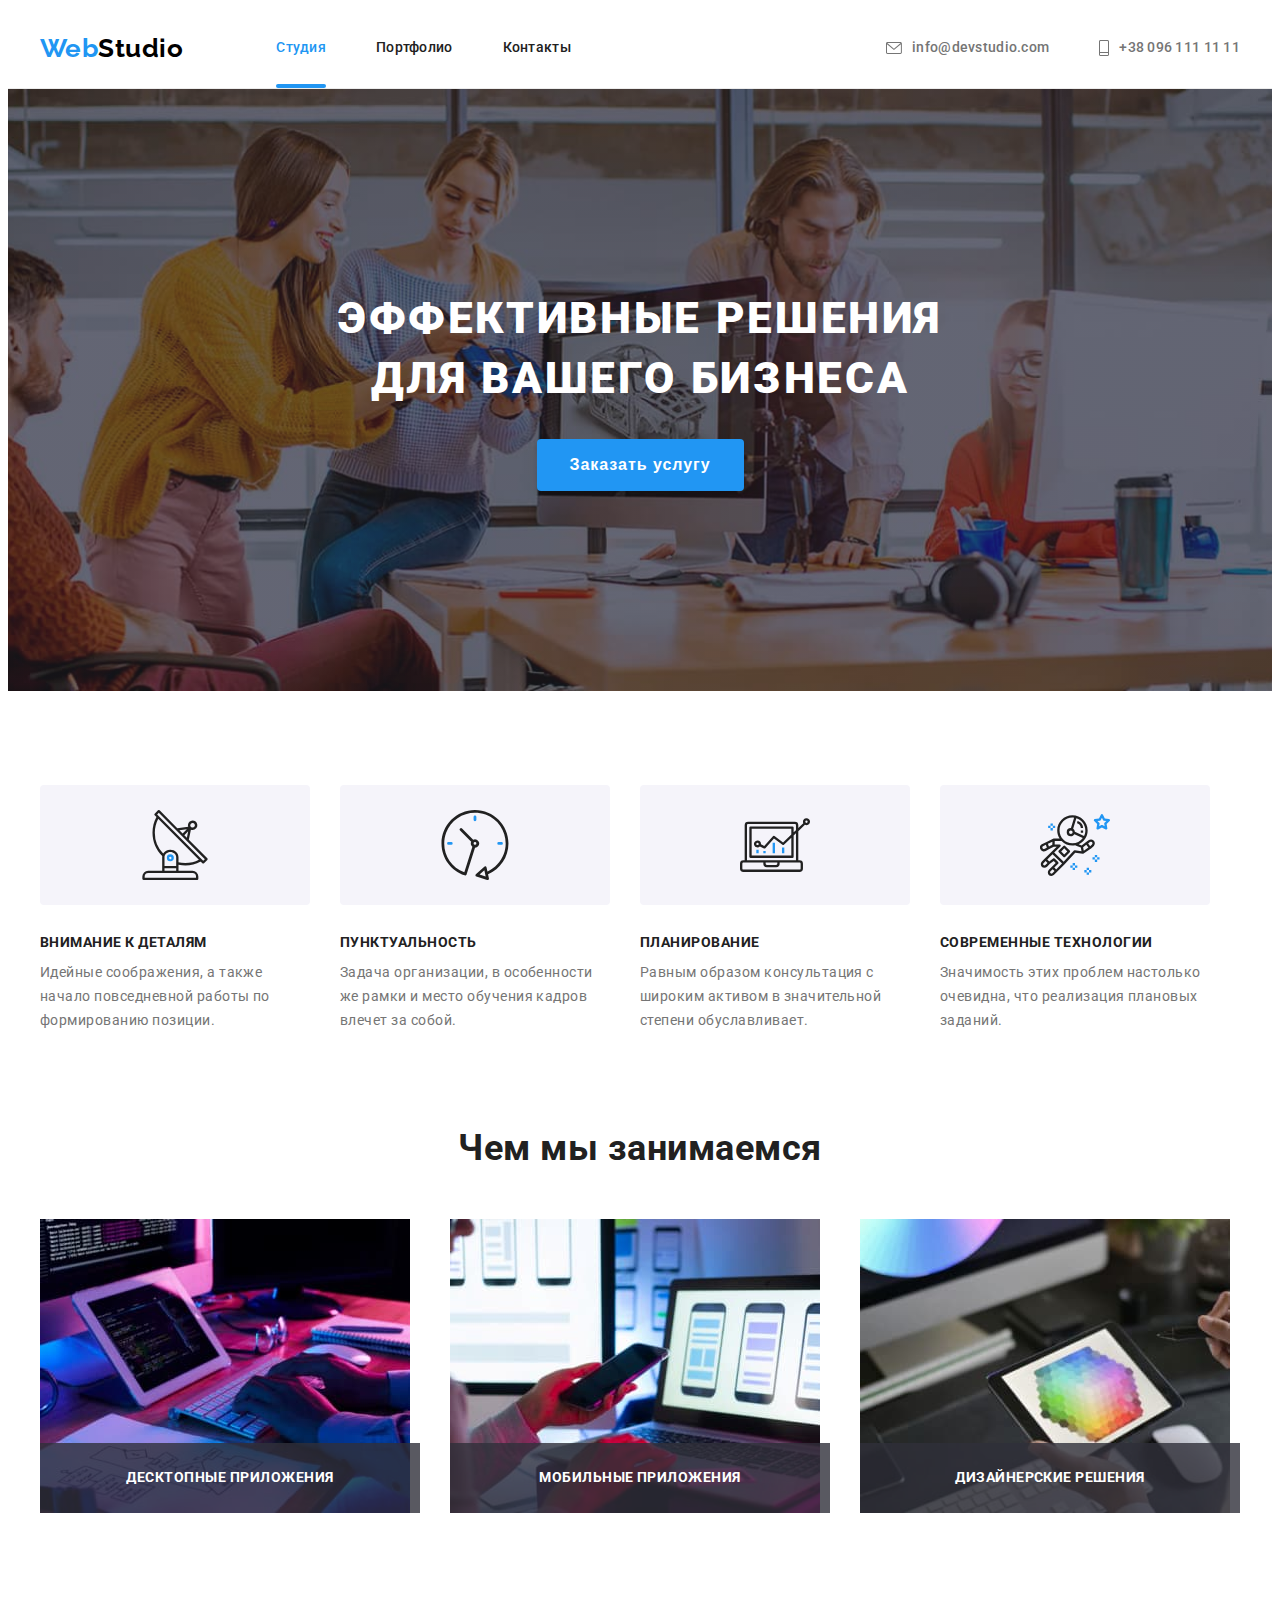
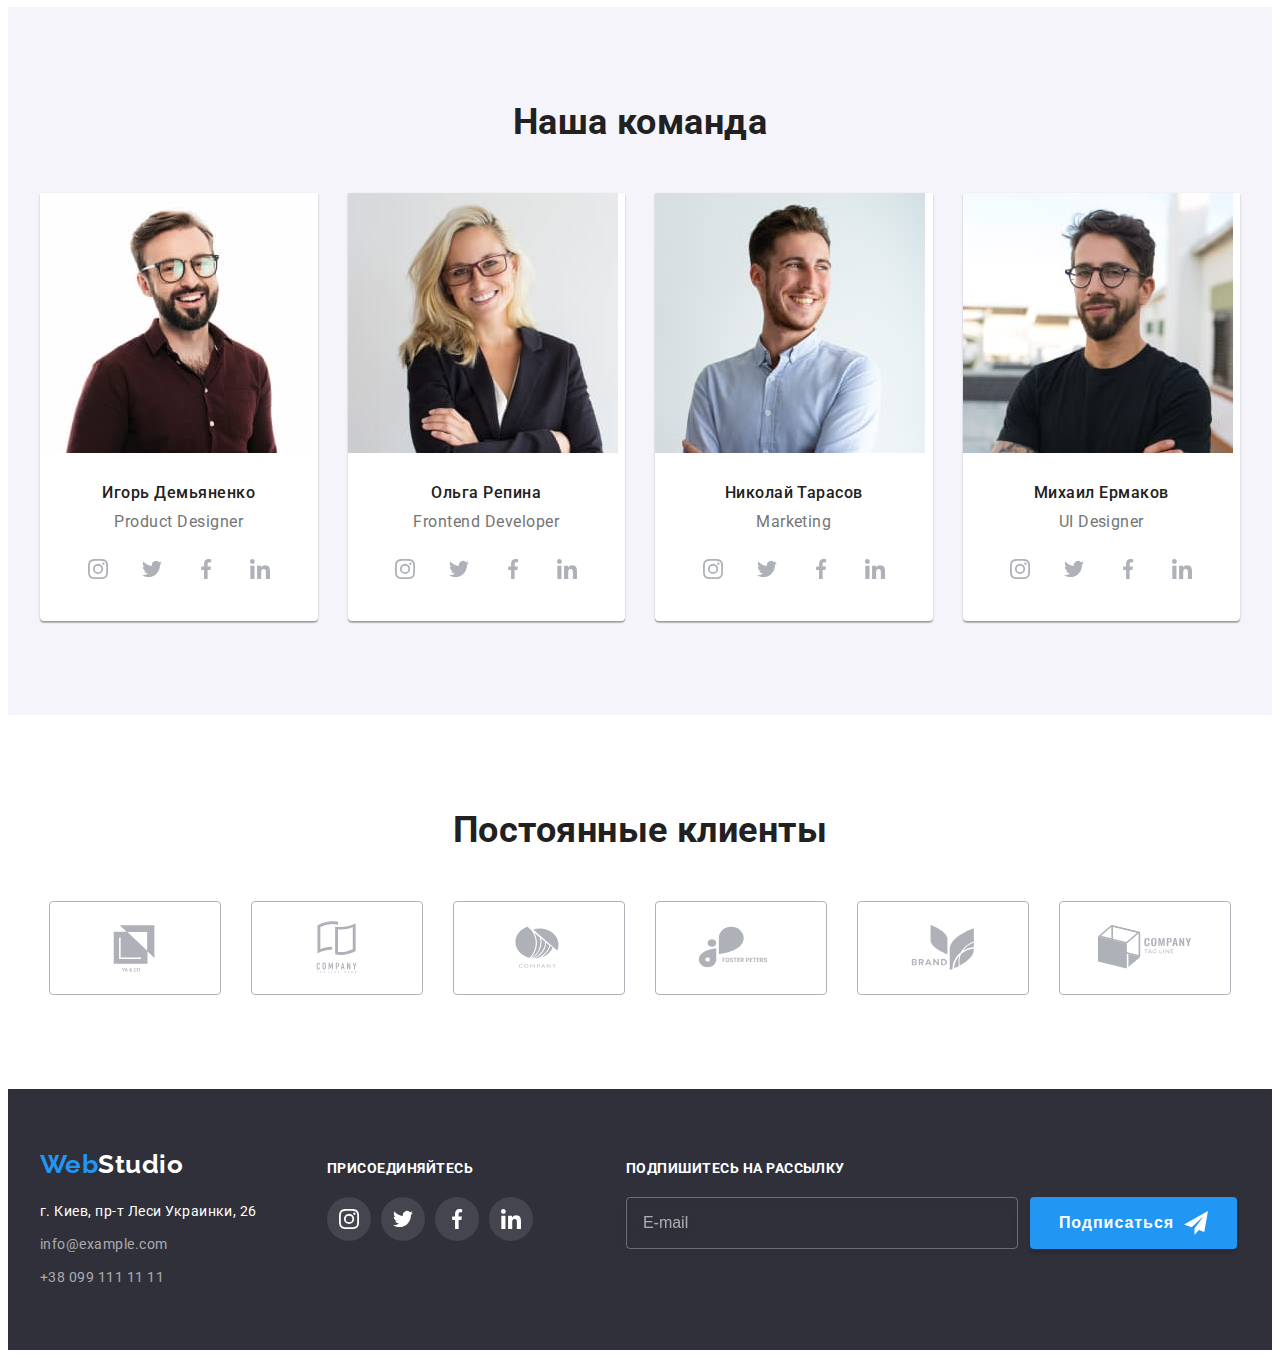
<file: index.html>
<!DOCTYPE html>
<html lang="ru">
  <head>
    <meta charset="UTF-8" />
    <meta http-equiv="X-UA-Compatible" content="IE=edge" />
    <meta name="viewport" content="width=device-width, initial-scale=1.0" />
    <title>Веб-студия</title>
    <link rel="preconnect" href="https://fonts.gstatic.com" />
    <link
      href="https://fonts.googleapis.com/css2?family=Raleway:wght@700&family=Roboto:wght@400;500;700;900&display=swap"
      rel="stylesheet"
    />
    <link
      rel="stylesheet"
      href="https://cdnjs.cloudflare.com/ajax/libs/modern-normalize/1.0.0/modern-normalize.min.css"
      integrity="sha512-ISS7cAi1PEhQ8jnbJpJZMd29NlhNj4AWYyLOSp2CE/CsHxTCu+r+t0D2yoJudVrd0/8fTVPUVDzY5Tvli75u/g=="
      crossorigin="anonymous"
    />
    <link rel="stylesheet" href="./css/styles.css" />
  </head>
  <body>
    <!-- HEADER -->
    <header class="header">
      <div class="container header-container">
        <nav class="navigation">
          <a class="logo-link header-logo link" lang="en" href="./index.html"
            >Web<span class="header-logo-decor">Studio</span></a
          >
          <ul class="menu list">
            <li class="menu-item">
              <a class="menu-link link current-page-item" href="./index.html">Студия</a>
            </li>
            <li class="menu-item">
              <a class="menu-link link" href="./portfolio.html">Портфолио</a>
            </li>
            <li class="menu-item">
              <a class="menu-link link" href="">Контакты</a>
            </li>
          </ul>
        </nav>
        <ul class="contacts-list list">
          <li class="contacts-item">
            <a class="contacts-link link" href="mailto:info@devstudio.com">
              <svg class="contacts-icon" width="16" height="12">
                <use href="./images/icons.svg#icon-envelope"></use>
              </svg>
              info@devstudio.com</a
            >
          </li>
          <li class="contacts-item">
            <a class="contacts-link link" href="tel:+380961111111">
              <svg class="contacts-icon" width="10" height="16">
                <use href="./images/icons.svg#icon-phone"></use>
              </svg>
              +38 096 111 11 11</a
            >
          </li>
        </ul>
      </div>
    </header>
    <main>
      <!-- HERO -->
      <section class="hero">
        <div class="container">
          <h1 class="hero-title">Эффективные решения для вашего бизнеса</h1>
          <button class="modal-btn" type="button" data-modal-open>Заказать услугу</button>
        </div>
      </section>
      <!-- ADVANTAGES -->
      <section class="advantages section">
        <div class="container">
          <h2 class="title visually-hidden">Преимущества студии</h2>
          <ul class="advantages-list list">
            <li class="advantages-list-item">
              <div class="advantages-icon-container">
                <svg width="70" height="70">
                  <use href="./images/icons.svg#icon-antenna"></use>
                </svg>
              </div>
              <h3 class="advantages-list-item-title">Внимание к деталям</h3>
              <p class="advantages-list-item-description">
                Идейные соображения, а также начало повседневной работы по формированию позиции.
              </p>
            </li>
            <li class="advantages-list-item">
              <div class="advantages-icon-container">
                <svg width="70" height="70">
                  <use href="./images/icons.svg#icon-clock"></use>
                </svg>
              </div>
              <h3 class="advantages-list-item-title">Пунктуальность</h3>
              <p class="advantages-list-item-description">
                Задача организации, в особенности же рамки и место обучения кадров влечет за собой.
              </p>
            </li>
            <li class="advantages-list-item">
              <div class="advantages-icon-container">
                <svg width="70" height="70">
                  <use href="./images/icons.svg#icon-diagram"></use>
                </svg>
              </div>
              <h3 class="advantages-list-item-title">Планирование</h3>
              <p class="advantages-list-item-description">
                Равным образом консультация с широким активом в значительной степени обуславливает.
              </p>
            </li>
            <li class="advantages-list-item">
              <div class="advantages-icon-container">
                <svg width="70" height="70">
                  <use href="./images/icons.svg#icon-astronaut"></use>
                </svg>
              </div>
              <h3 class="advantages-list-item-title">Современные технологии</h3>
              <p class="advantages-list-item-description">
                Значимость этих проблем настолько очевидна, что реализация плановых заданий.
              </p>
            </li>
          </ul>
        </div>
      </section>
      <!-- SERVICES -->
      <section class="services">
        <div class="container">
          <h2 class="title">Чем мы занимаемся</h2>
          <ul class="services-img-list list">
            <li class="services-img-list-item">
              <img
                class="services-img-list-img"
                src="./images/services/service-1.jpg"
                alt="Человек набирает программу на компьютере"
                width="370"
                height="294"
              />
              <p class="services-img-list-label">Десктопные приложения</p>
            </li>
            <li class="services-img-list-item">
              <img
                class="services-img-list-img"
                src="./images/services/service-2.jpg"
                alt="Человек смотрит на смартфон и экран ноутбука"
                width="370"
                height="294"
              />
              <p class="services-img-list-label">Мобильные приложения</p>
            </li>
            <li class="services-img-list-item">
              <img
                class="services-img-list-img"
                src="./images/services/service-3.jpg"
                alt="Человек выбирает цвет из палитры на планшете"
                width="370"
                height="294"
              />
              <p class="services-img-list-label">Дизайнерские решения</p>
            </li>
          </ul>
        </div>
      </section>
      <!-- TEAM -->
      <section class="team section">
        <div class="container">
          <h2 class="title">Наша команда</h2>
          <ul class="team-list list">
            <li class="team-list-item">
              <div class="team-list-item-container">
                <div class="team-list-item-thumb">
                  <img
                    class="team-list-item-img"
                    src="./images/team/igor.jpg"
                    alt="Игорь Демьяненко"
                    width="270"
                    height="260"
                  />
                </div>
                <div class="team-list-item-content">
                  <h3 class="team-list-item-title">Игорь Демьяненко</h3>
                  <p class="team-list-item-description" lang="en">Product Designer</p>
                  <ul class="social-list list">
                    <li class="social-list-item">
                      <a class="social-list-link social-links-light-theme link" href="">
                        <svg class="social-list-icon" width="20" height="20">
                          <use href="./images/icons.svg#icon-instagram"></use>
                        </svg>
                      </a>
                    </li>
                    <li class="social-list-item">
                      <a class="social-list-link social-links-light-theme link" href="">
                        <svg class="social-list-icon" width="20" height="20">
                          <use href="./images/icons.svg#icon-twitter"></use>
                        </svg>
                      </a>
                    </li>
                    <li class="social-list-item">
                      <a class="social-list-link social-links-light-theme link" href="">
                        <svg class="social-list-icon" width="20" height="20">
                          <use href="./images/icons.svg#icon-facebook"></use>
                        </svg>
                      </a>
                    </li>
                    <li class="social-list-item">
                      <a class="social-list-link social-links-light-theme link" href="">
                        <svg class="social-list-icon" width="20" height="20">
                          <use href="./images/icons.svg#icon-linkedin"></use>
                        </svg>
                      </a>
                    </li>
                  </ul>
                </div>
              </div>
            </li>
            <li class="team-list-item">
              <div class="team-list-item-container">
                <div class="team-list-item-thumb">
                  <img
                    class="team-list-item-img"
                    src="./images/team/olga.jpg"
                    alt="Ольга Репина"
                    width="270"
                    height="260"
                  />
                </div>
                <div class="team-list-item-content">
                  <h3 class="team-list-item-title">Ольга Репина</h3>
                  <p class="team-list-item-description" lang="en">Frontend Developer</p>
                  <ul class="social-list list">
                    <li class="social-list-item">
                      <a class="social-list-link social-links-light-theme link" href="">
                        <svg class="social-list-icon" width="20" height="20">
                          <use href="./images/icons.svg#icon-instagram"></use>
                        </svg>
                      </a>
                    </li>
                    <li class="social-list-item">
                      <a class="social-list-link social-links-light-theme link" href="">
                        <svg class="social-list-icon" width="20" height="20">
                          <use href="./images/icons.svg#icon-twitter"></use>
                        </svg>
                      </a>
                    </li>
                    <li class="social-list-item">
                      <a class="social-list-link social-links-light-theme link" href="">
                        <svg class="social-list-icon" width="20" height="20">
                          <use href="./images/icons.svg#icon-facebook"></use>
                        </svg>
                      </a>
                    </li>
                    <li class="social-list-item">
                      <a class="social-list-link social-links-light-theme link" href="">
                        <svg class="social-list-icon" width="20" height="20">
                          <use href="./images/icons.svg#icon-linkedin"></use>
                        </svg>
                      </a>
                    </li>
                  </ul>
                </div>
              </div>
            </li>
            <li class="team-list-item">
              <div class="team-list-item-container">
                <div class="team-list-item-thumb">
                  <img
                    class="team-list-item-img"
                    src="./images/team/nikolai.jpg"
                    alt="Николай Тарасов"
                    width="270"
                    height="260"
                  />
                </div>
                <div class="team-list-item-content">
                  <h3 class="team-list-item-title">Николай Тарасов</h3>
                  <p class="team-list-item-description" lang="en">Marketing</p>
                  <ul class="social-list list">
                    <li class="social-list-item">
                      <a class="social-list-link social-links-light-theme link" href="">
                        <svg class="social-list-icon" width="20" height="20">
                          <use href="./images/icons.svg#icon-instagram"></use>
                        </svg>
                      </a>
                    </li>
                    <li class="social-list-item">
                      <a class="social-list-link social-links-light-theme link" href="">
                        <svg class="social-list-icon" width="20" height="20">
                          <use href="./images/icons.svg#icon-twitter"></use>
                        </svg>
                      </a>
                    </li>
                    <li class="social-list-item">
                      <a class="social-list-link social-links-light-theme link" href="">
                        <svg class="social-list-icon" width="20" height="20">
                          <use href="./images/icons.svg#icon-facebook"></use>
                        </svg>
                      </a>
                    </li>
                    <li class="social-list-item">
                      <a class="social-list-link social-links-light-theme link" href="">
                        <svg class="social-list-icon" width="20" height="20">
                          <use href="./images/icons.svg#icon-linkedin"></use>
                        </svg>
                      </a>
                    </li>
                  </ul>
                </div>
              </div>
            </li>
            <li class="team-list-item">
              <div class="team-list-item-container">
                <div class="team-list-item-thumb">
                  <img
                    class="team-list-item-img"
                    src="./images/team/mikhail.jpg"
                    alt="Михаил Ермаков"
                    width="270"
                    height="260"
                  />
                </div>
                <div class="team-list-item-content">
                  <h3 class="team-list-item-title">Михаил Ермаков</h3>
                  <p class="team-list-item-description" lang="en">UI Designer</p>
                  <ul class="social-list list">
                    <li class="social-list-item">
                      <a class="social-list-link social-links-light-theme link" href="">
                        <svg class="social-list-icon" width="20" height="20">
                          <use href="./images/icons.svg#icon-instagram"></use>
                        </svg>
                      </a>
                    </li>
                    <li class="social-list-item">
                      <a class="social-list-link social-links-light-theme link" href="">
                        <svg class="social-list-icon" width="20" height="20">
                          <use href="./images/icons.svg#icon-twitter"></use>
                        </svg>
                      </a>
                    </li>
                    <li class="social-list-item">
                      <a class="social-list-link social-links-light-theme link" href="">
                        <svg class="social-list-icon" width="20" height="20">
                          <use href="./images/icons.svg#icon-facebook"></use>
                        </svg>
                      </a>
                    </li>
                    <li class="social-list-item">
                      <a class="social-list-link social-links-light-theme link" href="">
                        <svg class="social-list-icon" width="20" height="20">
                          <use href="./images/icons.svg#icon-linkedin"></use>
                        </svg>
                      </a>
                    </li>
                  </ul>
                </div>
              </div>
            </li>
          </ul>
        </div>
      </section>
      <!-- CLIENTS -->
      <section class="clients section">
        <div class="container">
          <h2 class="title">Постоянные клиенты</h2>
          <ul class="clients-list list">
            <li class="clients-list-item">
              <a href="" class="clients-list-link link">
                <svg class="clients-list-icon" width="106" height="60">
                  <use href="./images/icons.svg#icon-logo1"></use>
                </svg>
              </a>
            </li>
            <li class="clients-list-item">
              <a href="" class="clients-list-link link">
                <svg class="clients-list-icon" width="106" height="60">
                  <use href="./images/icons.svg#icon-logo2"></use>
                </svg>
              </a>
            </li>
            <li class="clients-list-item">
              <a href="" class="clients-list-link link">
                <svg class="clients-list-icon" width="106" height="60">
                  <use href="./images/icons.svg#icon-logo3"></use>
                </svg>
              </a>
            </li>
            <li class="clients-list-item">
              <a href="" class="clients-list-link link">
                <svg class="clients-list-icon" width="106" height="60">
                  <use href="./images/icons.svg#icon-logo4"></use>
                </svg>
              </a>
            </li>
            <li class="clients-list-item">
              <a href="" class="clients-list-link link">
                <svg class="clients-list-icon" width="106" height="60">
                  <use href="./images/icons.svg#icon-logo5"></use>
                </svg>
              </a>
            </li>
            <li class="clients-list-item">
              <a href="" class="clients-list-link link">
                <svg class="clients-list-icon" width="106" height="60">
                  <use href="./images/icons.svg#icon-logo6"></use>
                </svg>
              </a>
            </li>
          </ul>
        </div>
      </section>
    </main>
    <!-- FOOTER -->
    <footer class="footer">
      <div class="container">
        <div class="footer-container">
          <div class="address-container">
            <a class="logo-link footer-logo link" lang="en" href="./index.html"
              >Web<span class="footer-logo-decor">Studio</span></a
            >
            <address class="address">
              <ul class="address-contacts-list list">
                <li class="address-contacts-list-item">
                  <a
                    class="address-postal-link link"
                    href="https://goo.gl/maps/wizfUWT5925E2VPB9"
                    target="_blank"
                    rel="noopener noreferrer"
                    >г. Киев, пр-т Леси Украинки, 26</a
                  >
                </li>
                <li class="address-contacts-list-item">
                  <a class="address-mail-link link" href="mailto:info@example.com"
                    >info@example.com</a
                  >
                </li>
                <li class="address-contacts-list-item">
                  <a class="address-tel-link link" href="tel:+380991111111">+38 099 111 11 11</a>
                </li>
              </ul>
            </address>
          </div>
          <div class="social-links-container">
            <p class="social-links-caption">Присоединяйтесь</p>
            <ul class="social-list list">
              <li class="social-list-item">
                <a class="social-list-link social-links-dark-theme link" href="">
                  <svg class="social-list-icon" width="20" height="20">
                    <use href="./images/icons.svg#icon-instagram"></use>
                  </svg>
                </a>
              </li>
              <li class="social-list-item">
                <a class="social-list-link social-links-dark-theme link" href="">
                  <svg class="social-list-icon" width="20" height="20">
                    <use href="./images/icons.svg#icon-twitter"></use>
                  </svg>
                </a>
              </li>
              <li class="social-list-item">
                <a class="social-list-link social-links-dark-theme link" href="">
                  <svg class="social-list-icon" width="20" height="20">
                    <use href="./images/icons.svg#icon-facebook"></use>
                  </svg>
                </a>
              </li>
              <li class="social-list-item">
                <a class="social-list-link social-links-dark-theme link" href="">
                  <svg class="social-list-icon" width="20" height="20">
                    <use href="./images/icons.svg#icon-linkedin"></use>
                  </svg>
                </a>
              </li>
            </ul>
          </div>
          <div class="subscription-form-container">
            <p class="subscription-form-head">Подпишитесь на рассылку</p>
            <form action="#" class="subscription-form">
              <label class="subscription-form-field">
                <input
                  type="email"
                  name="user-email"
                  class="subscription-form-input"
                  placeholder="E-mail"
                  required
                />
              </label>
              <button type="submit" class="subscription-btn">
                Подписаться
                <svg class="subscription-icon" width="24" height="24">
                  <use href="./images/icons.svg#icon-send"></use>
                </svg>
              </button>
            </form>
          </div>
        </div>
      </div>
    </footer>
    <!-- MODAL WINDOW -->
    <div class="backdrop is-hidden" data-modal>
      <div class="modal">
        <button type="button" class="modal-close-btn" data-modal-close>
          <svg class="modal-close-icon" width="18" height="18">
            <use href="./images/icons.svg#icon-close"></use>
          </svg>
        </button>
        <form action="#" class="modal-form">
          <p class="modal-form-head">Оставьте свои данные, мы вам перезвоним</p>
          <label class="modal-form-field">
            Имя
            <span class="modal-form-input-wrapper">
              <input type="text" name="user-name" class="modal-form-input" minlength="2" required />
              <svg class="modal-form-icon" width="18" height="18">
                <use href="./images/icons.svg#icon-name"></use>
              </svg>
            </span>
          </label>
          <label class="modal-form-field">
            Телефон
            <span class="modal-form-input-wrapper">
              <input
                type="tel"
                name="user-phone"
                class="modal-form-input"
                required
                pattern="[0-9]{3}-[0-9]{3}-[0-9]{2}-[0-9]{2}"
              />
              <svg class="modal-form-icon" width="18" height="18">
                <use href="./images/icons.svg#icon-phone2"></use>
              </svg>
            </span>
          </label>
          <label class="modal-form-field">
            Почта
            <span class="modal-form-input-wrapper">
              <input type="email" name="user-email" class="modal-form-input" required />
              <svg class="modal-form-icon" width="18" height="18">
                <use href="./images/icons.svg#icon-email"></use>
              </svg>
            </span>
          </label>
          <label class="modal-form-field">
            Комментарий
            <textarea
              name="user-message"
              class="modal-form-comment"
              placeholder="Введите текст"
            ></textarea>
          </label>
          <input
            type="checkbox"
            name="user-policy"
            class="modal-form-checkbox visually-hidden"
            id="checkbox-policy"
            required
          />
          <label for="checkbox-policy" class="modal-form-checkbox-policy">
            <span class="checkbox-icon-wrapper">
              <svg class="checkbox-icon" width="16" height="15">
                <use href="./images/icons.svg#icon-checkbox"></use>
              </svg> </span
            >Соглашаюсь с рассылкой и принимаю
            <a class="modal-form-policy-link" href="">Условия договора</a>
          </label>
          <button type="submit" class="modal-form-btn">Отправить</button>
        </form>
      </div>
    </div>
    <script src="./js/modal.js"></script>
  </body>
</html>
</file>
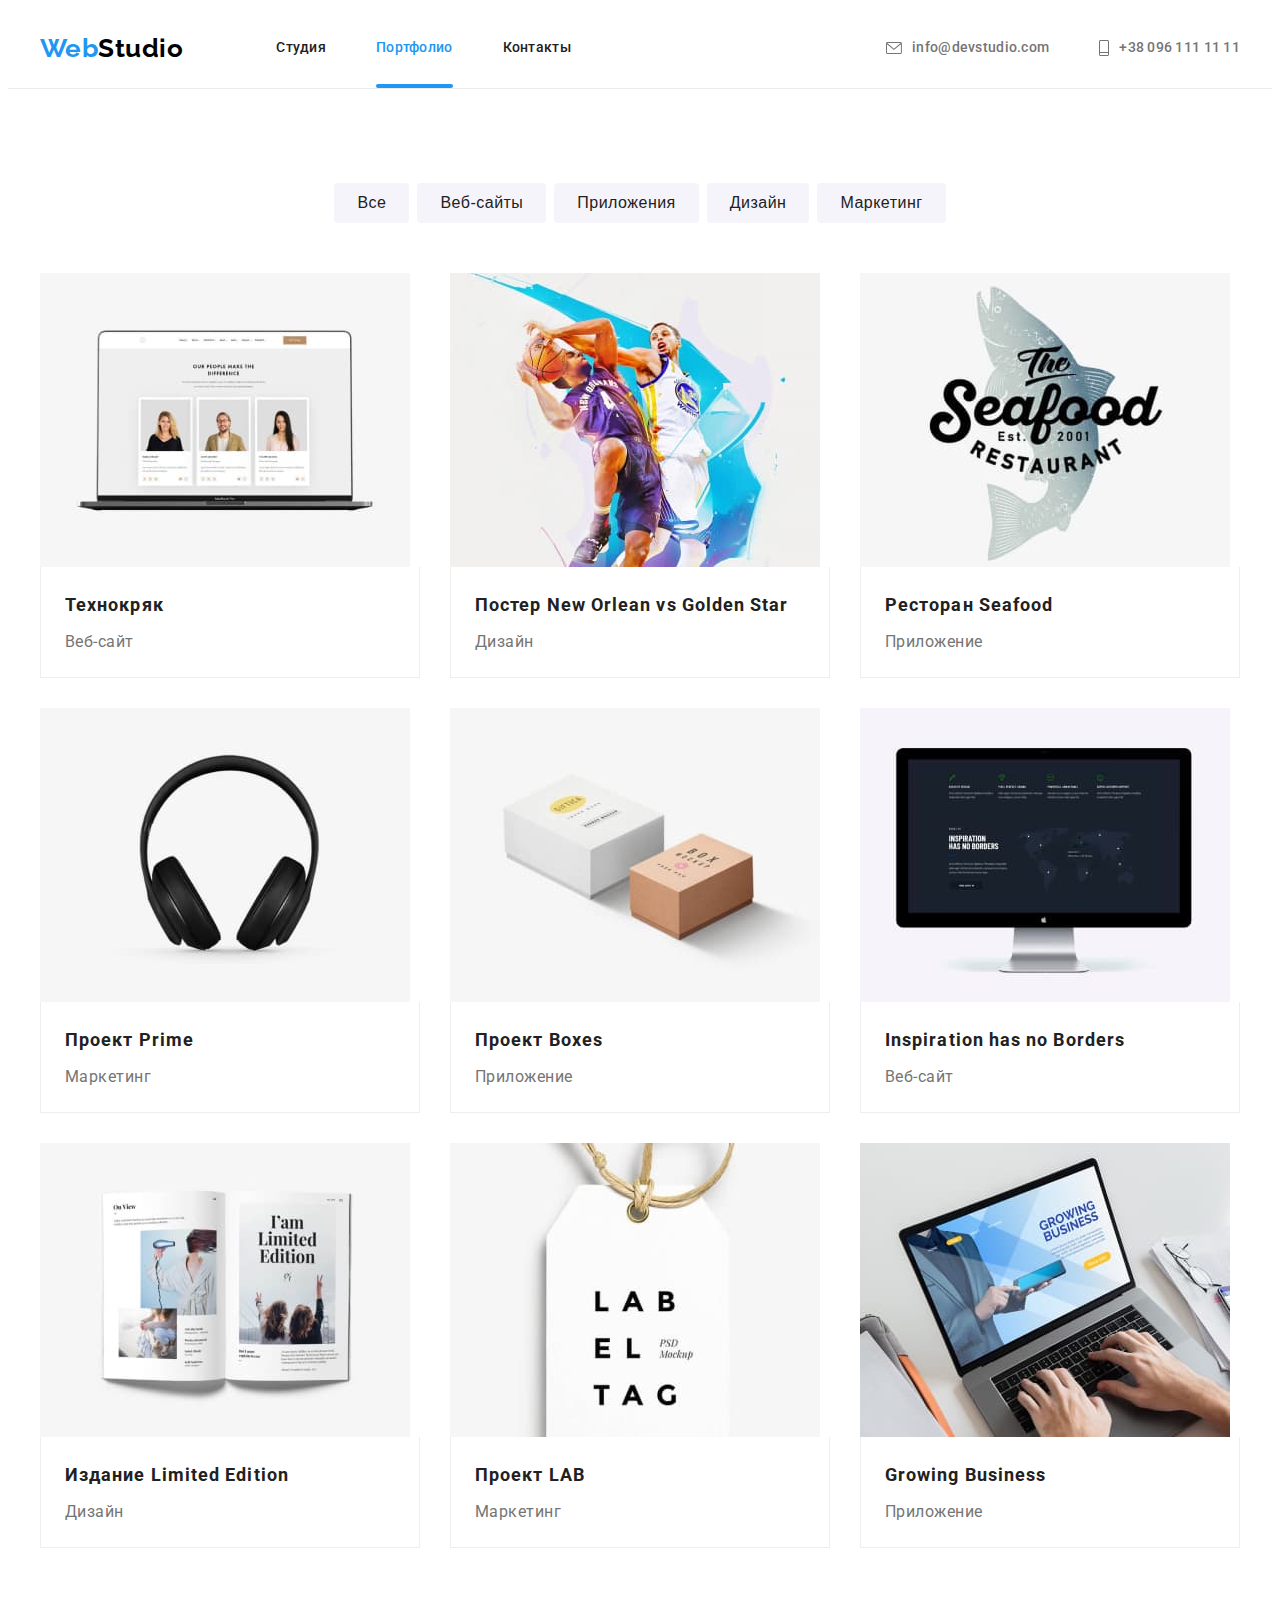
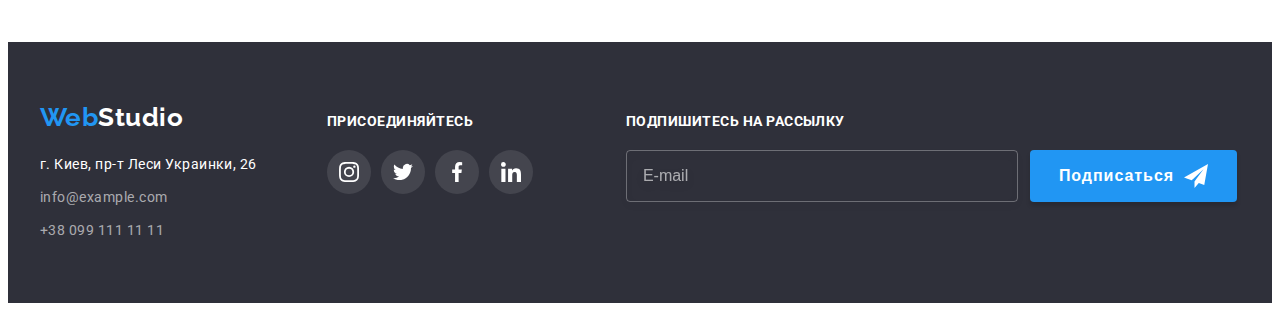
<file: portfolio.html>
<!DOCTYPE html>
<html lang="ru">
  <head>
    <meta charset="UTF-8" />
    <meta http-equiv="X-UA-Compatible" content="IE=edge" />
    <meta name="viewport" content="width=device-width, initial-scale=1.0" />
    <title>Портфолио | Веб-студия</title>
    <link rel="preconnect" href="https://fonts.gstatic.com" />
    <link
      href="https://fonts.googleapis.com/css2?family=Raleway:wght@700&family=Roboto:wght@400;500;700;900&display=swap"
      rel="stylesheet"
    />
    <link
      rel="stylesheet"
      href="https://cdnjs.cloudflare.com/ajax/libs/modern-normalize/1.0.0/modern-normalize.min.css"
      integrity="sha512-ISS7cAi1PEhQ8jnbJpJZMd29NlhNj4AWYyLOSp2CE/CsHxTCu+r+t0D2yoJudVrd0/8fTVPUVDzY5Tvli75u/g=="
      crossorigin="anonymous"
    />
    <link rel="stylesheet" href="./css/styles.css" />
  </head>
  <body>
    <!-- HEADER -->
    <header class="header">
      <div class="container header-container">
        <nav class="navigation">
          <a class="logo-link header-logo link" lang="en" href="./index.html"
            >Web<span class="header-logo-decor">Studio</span></a
          >
          <ul class="menu list">
            <li class="menu-item">
              <a class="menu-link link" href="./index.html">Студия</a>
            </li>
            <li class="menu-item">
              <a class="menu-link link current-page-item" href="./portfolio.html">Портфолио</a>
            </li>
            <li class="menu-item">
              <a class="menu-link link" href="">Контакты</a>
            </li>
          </ul>
        </nav>
        <ul class="contacts-list list">
          <li class="contacts-item">
            <a class="contacts-link link" href="mailto:info@devstudio.com">
              <svg class="contacts-icon" width="16" height="12">
                <use href="./images/icons.svg#icon-envelope"></use>
              </svg>
              info@devstudio.com</a
            >
          </li>
          <li class="contacts-item">
            <a class="contacts-link link" href="tel:+380961111111">
              <svg class="contacts-icon" width="10" height="16">
                <use href="./images/icons.svg#icon-phone"></use>
              </svg>
              +38 096 111 11 11</a
            >
          </li>
        </ul>
      </div>
    </header>
    <main>
      <!-- WORKS -->
      <section class="works section">
        <div class="container">
          <h1 class="title visually-hidden">Наши работы</h1>
          <ul class="works-filter-btn-list list">
            <li class="works-filter-btn-list-item">
              <button class="works-filter-btn" type="button">Все</button>
            </li>
            <li class="works-filter-btn-list-item">
              <button class="works-filter-btn" type="button">Веб-сайты</button>
            </li>
            <li class="works-filter-btn-list-item">
              <button class="works-filter-btn" type="button">Приложения</button>
            </li>
            <li class="works-filter-btn-list-item">
              <button class="works-filter-btn" type="button">Дизайн</button>
            </li>
            <li class="works-filter-btn-list-item">
              <button class="works-filter-btn" type="button">Маркетинг</button>
            </li>
          </ul>
          <ul class="works-list list">
            <li class="works-list-item">
              <a class="works-list-link link" href="">
                <div class="works-list-item-thumb">
                  <img
                    class="works-list-link-img"
                    src="./images/portfolio/project-1.jpg"
                    alt="Веб-сайт на мониторе ноутбука"
                    width="370"
                    height="294"
                  />
                  <p class="works-list-overlay">
                    Технокряк это современная площадка распространения коронавируса. Компании
                    используют эту платформу для цифрового шпионажа и атак на защищённые сервера
                    конкурентов.
                  </p>
                </div>
                <div class="works-list-item-content">
                  <h2 class="works-list-link-title">Технокряк</h2>
                  <p class="works-list-link-description">Веб-сайт</p>
                </div>
              </a>
            </li>
            <li class="works-list-item">
              <a class="works-list-link link" href="">
                <div class="works-list-item-thumb">
                  <img
                    class="works-list-link-img"
                    src="./images/portfolio/project-2.jpg"
                    alt="Два баскетболиста с мячом"
                    width="370"
                    height="294"
                  />
                  <p class="works-list-overlay">
                    Технокряк это современная площадка распространения коронавируса. Компании
                    используют эту платформу для цифрового шпионажа и атак на защищённые сервера
                    конкурентов.
                  </p>
                </div>
                <div class="works-list-item-content">
                  <h2 class="works-list-link-title">
                    Постер <span lang="en">New Orlean vs Golden Star</span>
                  </h2>
                  <p class="works-list-link-description">Дизайн</p>
                </div>
              </a>
            </li>
            <li class="works-list-item">
              <a class="works-list-link link" href="">
                <div class="works-list-item-thumb">
                  <img
                    class="works-list-link-img"
                    src="./images/portfolio/project-3.jpg"
                    alt="Логотип ресторана"
                    width="370"
                    height="294"
                  />
                  <p class="works-list-overlay">
                    Технокряк это современная площадка распространения коронавируса. Компании
                    используют эту платформу для цифрового шпионажа и атак на защищённые сервера
                    конкурентов.
                  </p>
                </div>
                <div class="works-list-item-content">
                  <h2 class="works-list-link-title">Ресторан <span lang="en">Seafood</span></h2>
                  <p class="works-list-link-description">Приложение</p>
                </div>
              </a>
            </li>
            <li class="works-list-item">
              <a class="works-list-link link" href="">
                <div class="works-list-item-thumb">
                  <img
                    class="works-list-link-img"
                    src="./images/portfolio/project-4.jpg"
                    alt="Наушники"
                    width="370"
                    height="294"
                  />
                  <p class="works-list-overlay">
                    Технокряк это современная площадка распространения коронавируса. Компании
                    используют эту платформу для цифрового шпионажа и атак на защищённые сервера
                    конкурентов.
                  </p>
                </div>
                <div class="works-list-item-content">
                  <h2 class="works-list-link-title">Проект <span lang="en">Prime</span></h2>
                  <p class="works-list-link-description">Маркетинг</p>
                </div>
              </a>
            </li>
            <li class="works-list-item">
              <a class="works-list-link link" href="">
                <div class="works-list-item-thumb">
                  <img
                    class="works-list-link-img"
                    src="./images/portfolio/project-5.jpg"
                    alt="Две коробки"
                    width="370"
                    height="294"
                  />
                  <p class="works-list-overlay">
                    Технокряк это современная площадка распространения коронавируса. Компании
                    используют эту платформу для цифрового шпионажа и атак на защищённые сервера
                    конкурентов.
                  </p>
                </div>
                <div class="works-list-item-content">
                  <h2 class="works-list-link-title">Проект <span lang="en">Boxes</span></h2>
                  <p class="works-list-link-description">Приложение</p>
                </div>
              </a>
            </li>
            <li class="works-list-item">
              <a class="works-list-link link" href="">
                <div class="works-list-item-thumb">
                  <img
                    class="works-list-link-img"
                    src="./images/portfolio/project-6.jpg"
                    alt="Приложение на экране монитора"
                    width="370"
                    height="294"
                  />
                  <p class="works-list-overlay">
                    Технокряк это современная площадка распространения коронавируса. Компании
                    используют эту платформу для цифрового шпионажа и атак на защищённые сервера
                    конкурентов.
                  </p>
                </div>
                <div class="works-list-item-content">
                  <h2 class="works-list-link-title" lang="en">Inspiration has no Borders</h2>
                  <p class="works-list-link-description">Веб-сайт</p>
                </div>
              </a>
            </li>
            <li class="works-list-item">
              <a class="works-list-link link" href="">
                <div class="works-list-item-thumb">
                  <img
                    class="works-list-link-img"
                    src="./images/portfolio/project-7.jpg"
                    alt="Журнал"
                    width="370"
                    height="294"
                  />
                  <p class="works-list-overlay">
                    Технокряк это современная площадка распространения коронавируса. Компании
                    используют эту платформу для цифрового шпионажа и атак на защищённые сервера
                    конкурентов.
                  </p>
                </div>
                <div class="works-list-item-content">
                  <h2 class="works-list-link-title">
                    Издание <span lang="en">Limited Edition</span>
                  </h2>
                  <p class="works-list-link-description">Дизайн</p>
                </div>
              </a>
            </li>
            <li class="works-list-item">
              <a class="works-list-link link" href="">
                <div class="works-list-item-thumb">
                  <img
                    class="works-list-link-img"
                    src="./images/portfolio/project-8.jpg"
                    alt="Лейбл"
                    width="370"
                    height="294"
                  />
                  <p class="works-list-overlay">
                    Технокряк это современная площадка распространения коронавируса. Компании
                    используют эту платформу для цифрового шпионажа и атак на защищённые сервера
                    конкурентов.
                  </p>
                </div>
                <div class="works-list-item-content">
                  <h2 class="works-list-link-title">Проект <span lang="en">LAB</span></h2>
                  <p class="works-list-link-description">Маркетинг</p>
                </div>
              </a>
            </li>
            <li class="works-list-item">
              <a class="works-list-link link" href="">
                <div class="works-list-item-thumb">
                  <img
                    class="works-list-link-img"
                    src="./images/portfolio/project-9.jpg"
                    alt="Человек набирает на клавиатуре ноутбука"
                    width="370"
                    height="294"
                  />
                  <p class="works-list-overlay">
                    Технокряк это современная площадка распространения коронавируса. Компании
                    используют эту платформу для цифрового шпионажа и атак на защищённые сервера
                    конкурентов.
                  </p>
                </div>
                <div class="works-list-item-content">
                  <h2 class="works-list-link-title" lang="en">Growing Business</h2>
                  <p class="works-list-link-description">Приложение</p>
                </div>
              </a>
            </li>
          </ul>
        </div>
      </section>
    </main>
    <!-- FOOTER -->
    <footer class="footer">
      <div class="container">
        <div class="footer-container">
          <div class="address-container">
            <a class="logo-link footer-logo link" lang="en" href="./index.html"
              >Web<span class="footer-logo-decor">Studio</span></a
            >
            <address class="address">
              <ul class="address-contacts-list list">
                <li class="address-contacts-list-item">
                  <a
                    class="address-postal-link link"
                    href="https://goo.gl/maps/wizfUWT5925E2VPB9"
                    target="_blank"
                    rel="noopener noreferrer"
                    >г. Киев, пр-т Леси Украинки, 26</a
                  >
                </li>
                <li class="address-contacts-list-item">
                  <a class="address-mail-link link" href="mailto:info@example.com"
                    >info@example.com</a
                  >
                </li>
                <li class="address-contacts-list-item">
                  <a class="address-tel-link link" href="tel:+380991111111">+38 099 111 11 11</a>
                </li>
              </ul>
            </address>
          </div>
          <div class="social-links-container">
            <p class="social-links-caption">Присоединяйтесь</p>
            <ul class="social-list list">
              <li class="social-list-item">
                <a class="social-list-link social-links-dark-theme link" href="">
                  <svg class="social-list-icon" width="20" height="20">
                    <use href="./images/icons.svg#icon-instagram"></use>
                  </svg>
                </a>
              </li>
              <li class="social-list-item">
                <a class="social-list-link social-links-dark-theme link" href="">
                  <svg class="social-list-icon" width="20" height="20">
                    <use href="./images/icons.svg#icon-twitter"></use>
                  </svg>
                </a>
              </li>
              <li class="social-list-item">
                <a class="social-list-link social-links-dark-theme link" href="">
                  <svg class="social-list-icon" width="20" height="20">
                    <use href="./images/icons.svg#icon-facebook"></use>
                  </svg>
                </a>
              </li>
              <li class="social-list-item">
                <a class="social-list-link social-links-dark-theme link" href="">
                  <svg class="social-list-icon" width="20" height="20">
                    <use href="./images/icons.svg#icon-linkedin"></use>
                  </svg>
                </a>
              </li>
            </ul>
          </div>
          <div class="subscription-form-container">
            <p class="subscription-form-head">Подпишитесь на рассылку</p>
            <form action="#" class="subscription-form">
              <label class="subscription-form-field">
                <input
                  type="email"
                  name="user-email"
                  class="subscription-form-input"
                  placeholder="E-mail"
                  required
                />
              </label>
              <button type="submit" class="subscription-btn">
                Подписаться
                <svg class="subscription-icon" width="24" height="24">
                  <use href="./images/icons.svg#icon-send"></use>
                </svg>
              </button>
            </form>
          </div>
        </div>
      </div>
    </footer>
  </body>
</html>
</file>
<file: css/styles.css>
:root {
  --main-font: 'Roboto', sans-serif;
  --secondary-font: 'Raleway', sans-serif;
  --accent-color: #2196f3;
  --primary-text-color: #212121;
  --secondary-text-color: #757575;
  --primary-white-color: #fff;
  --primary-black-color: #000;
  --card-set-gap: 30px;
  --transition-duration: 250ms;
  --transition-timing-function: cubic-bezier(0.4, 0, 0.2, 1);
}

h1,
h2,
h3,
h4,
h5,
h6,
p {
  margin-top: 0;
  margin-bottom: 0;
}

ul,
ol {
  margin-top: 0;
  margin-bottom: 0;
  padding-left: 0;
}

img {
  display: block;
  max-width: 100%;
  height: auto;
}

.list {
  list-style: none;
}

.link {
  text-decoration: none;
}

body {
  min-width: 1200px;
  font-family: var(--main-font);
  letter-spacing: 0.03em;
  color: var(--primary-text-color);
  background-color: var(--primary-white-color);
}

.container {
  width: 1200px;
  margin: 0 auto;
  padding-left: 15px;
  padding-right: 15px;
}

.section {
  padding-top: 94px;
  padding-bottom: 94px;
}

/* ============= COMPONENTS ============= */
.logo-link {
  display: block;

  font-family: var(--secondary-font);
  font-weight: 700;
  font-size: 26px;
  line-height: 1.19;
  color: var(--accent-color);
}

.menu .current-page-item {
  color: var(--accent-color);
}

.current-page-item::after {
  content: '';
  position: absolute;
  width: 100%;
  height: 4px;
  left: 0;
  bottom: 0;

  border-radius: 2px;
  background-color: var(--accent-color);
}

.modal-btn {
  display: block;
  margin: 0 auto;
  padding: 10px 32px;

  font-weight: 700;
  font-size: 16px;
  line-height: 1.88;
  letter-spacing: 0.06em;
  color: var(--primary-white-color);
  background-color: var(--accent-color);
  border: 1px solid transparent;
  border-radius: 4px;
  box-shadow: 0px 4px 4px rgba(0, 0, 0, 0.15);
  cursor: pointer;
}

.title {
  margin-bottom: 50px;

  font-size: 36px;
  line-height: 1.17;
  text-align: center;
}

.visually-hidden {
  position: absolute !important;
  clip: rect(1px 1px 1px 1px); /* IE6, IE7 */
  clip: rect(1px, 1px, 1px, 1px);
  padding: 0 !important;
  border: 0 !important;
  height: 1px !important;
  width: 1px !important;
  overflow: hidden;
}

.social-list {
  display: flex;
  justify-content: center;
}

.social-list-item:not(:last-child) {
  margin-right: 10px;
}

.social-list-link {
  display: flex;
  justify-content: center;
  align-items: center;
  width: 44px;
  height: 44px;
  border-radius: 50%;

  transition: color var(--transition-duration) var(--transition-timing-function),
    background-color var(--transition-duration) var(--transition-timing-function);
}

.social-links-light-theme {
  color: #afb1b8;
}

.social-links-dark-theme {
  background-color: rgba(255, 255, 255, 0.1);
  color: var(--primary-white-color);
}

.social-list-link:hover,
.social-list-link:focus {
  color: var(--primary-white-color);
  background-color: var(--accent-color);
}

.social-list-icon {
  fill: currentColor;
}
/* ============= END OF COMPONENTS ============= */

/* ============= HEADER ============= */
.header {
  border-bottom-width: 1px;
  border-bottom-style: solid;
  border-bottom-color: #ececec;
}

.header-container {
  display: flex;
  align-items: center;
}

.navigation {
  display: flex;
  align-items: center;
}

.header-logo {
  margin-right: 93px;
}

.header-logo-decor {
  color: var(--primary-black-color);
}

.menu {
  display: flex;
}

.menu-item {
  position: relative;
}

.menu-item:not(:last-child) {
  margin-right: 50px;
}

.menu-link {
  display: block;
  padding: 32px 0;

  font-weight: 500;
  font-size: 14px;
  line-height: 1.14;
  letter-spacing: 0.02em;
  color: inherit;

  transition: color var(--transition-duration) var(--transition-timing-function);
}

.menu-link:hover,
.menu-link:focus {
  color: var(--accent-color);
}

.contacts-list {
  display: flex;
  margin-left: auto;
}

.contacts-item:not(:last-child) {
  margin-right: 50px;
}

.contacts-link {
  display: flex;
  align-items: center;
  padding: 32px 0;

  font-weight: 500;
  font-size: 14px;
  line-height: 1.14;
  letter-spacing: 0.02em;
  color: var(--secondary-text-color);

  transition: color var(--transition-duration) var(--transition-timing-function);
}

.contacts-link:hover,
.contacts-link:focus {
  color: var(--accent-color);
}

.contacts-icon {
  margin-right: 10px;
  fill: currentColor;
}
/* ============= END OF HEADER ============= */

/* ============= HERO ============= */
.hero {
  max-width: 1600px;
  margin: 0 auto;
  padding: 200px 0;

  background-color: #c4c4c4;
  background-image: linear-gradient(rgba(47, 48, 58, 0.4), rgba(47, 48, 58, 0.4)),
    url('../images/hero/background-image.jpg');
  background-position: 50% 50%;
  background-size: cover;
  background-repeat: no-repeat;
}

.hero-title {
  max-width: 696px;
  margin: 0 auto 30px;

  font-weight: 900;
  font-size: 44px;
  line-height: 1.36;
  text-align: center;
  letter-spacing: 0.06em;
  text-transform: uppercase;
  color: var(--primary-white-color);
}
/* ============= END OF HERO ============= */

/* ============= ADVANTAGES ============= */
.advantages-list {
  display: flex;
}

.advantages-list-item {
  width: 270px;
}

.advantages-list-item:not(:last-child) {
  margin-right: 30px;
}

.advantages-icon-container {
  display: flex;
  height: 120px;
  justify-content: center;
  align-items: center;
  margin-bottom: 30px;

  background-color: #f5f4fa;
  border-radius: 4px;
}

.advantages-list-item-title {
  margin-bottom: 10px;

  font-size: 14px;
  line-height: 1.14;
  text-transform: uppercase;
}
.advantages-list-item-description {
  font-size: 14px;
  line-height: 1.71;
  color: var(--secondary-text-color);
}
/* ============= END OF ADVANTAGES ============= */

/* ============= SERVICES ============= */
.services {
  padding-top: 0;
  padding-bottom: 94px;
}

.services-img-list {
  display: flex;
  flex-wrap: wrap;
  margin-left: calc(-1 * var(--card-set-gap));
  margin-top: calc(-1 * var(--card-set-gap));
}

.services-img-list-item {
  position: relative;
  flex-basis: calc(100% / 3 - var(--card-set-gap));
  margin-left: var(--card-set-gap);
  margin-top: var(--card-set-gap);
}

.services-img-list-label {
  position: absolute;
  left: 0;
  bottom: 0;
  width: 100%;
  padding: 27px 0;

  font-weight: 700;
  font-size: 14px;
  line-height: 1.14;
  text-align: center;
  text-transform: uppercase;

  color: var(--primary-white-color);
  background-color: rgba(47, 48, 58, 0.8);
}
/* ============= END OF SERVICES ============= */

/* ============= TEAM ============= */
.team {
  background-color: #f5f4fa;
}

.team-list {
  display: flex;
  flex-wrap: wrap;
  margin-left: calc(-1 * var(--card-set-gap));
  margin-top: calc(-1 * var(--card-set-gap));
}

.team-list-item {
  flex-basis: calc(100% / 4 - var(--card-set-gap));
  margin-left: var(--card-set-gap);
  margin-top: var(--card-set-gap);
}

.team-list-item-container {
  background-color: var(--primary-white-color);
  box-shadow: 0px 1px 3px rgba(0, 0, 0, 0.12), 0px 1px 1px rgba(0, 0, 0, 0.14),
    0px 2px 1px rgba(0, 0, 0, 0.2);
  border-radius: 0px 0px 4px 4px;
  overflow: hidden;
}

.team-list-item-content {
  padding: 30px 0;
}

.team-list-item-title {
  margin-bottom: 10px;

  font-weight: 500;
  font-size: 16px;
  line-height: 1.19;
  text-align: center;
}

.team-list-item-description {
  margin-bottom: 16px;

  font-size: 16px;
  line-height: 1.19;
  text-align: center;
  color: var(--secondary-text-color);
}
/* ============= END OF TEAM ============= */

/* ============= CLIENTS ============= */
.clients-list {
  display: flex;
  justify-content: center;
}

.clients-list-item:not(:last-child) {
  margin-right: 30px;
}

.clients-list-link {
  display: flex;
  justify-content: center;
  align-items: center;
  width: 170px;
  height: 92px;

  color: #afb1b8;
  border: 1px solid #afb1b8;
  border-radius: 4px;

  transition: color var(--transition-duration) var(--transition-timing-function),
    border-color var(--transition-duration) var(--transition-timing-function);
}

.clients-list-link:hover,
.clients-list-link:focus {
  color: var(--accent-color);
  border-color: var(--accent-color);
}

.clients-list-icon {
  fill: currentColor;
}
/* ============= END OF CLIENTS ============= */

/* ============= WORKS ============= */
.works-filter-btn-list {
  display: flex;
  justify-content: center;
  margin: 0 auto;
  margin-bottom: 50px;
}

.works-filter-btn-list-item:not(:last-child) {
  margin-right: 8px;
}

.works-filter-btn {
  display: block;
  padding: 6px 22px;

  letter-spacing: inherit;
  font-weight: 500;
  font-size: 16px;
  line-height: 1.63;
  color: inherit;
  background-color: #f5f4fa;
  border: 1px solid transparent;
  border-radius: 4px;
  cursor: pointer;

  transition: color var(--transition-duration) var(--transition-timing-function),
    background-color var(--transition-duration) var(--transition-timing-function),
    box-shadow var(--transition-duration) var(--transition-timing-function);
}

.works-filter-btn:hover,
.works-filter-btn:focus {
  color: var(--primary-white-color);
  background-color: var(--accent-color);
  box-shadow: 0px 3px 1px rgba(0, 0, 0, 0.1), 0px 1px 2px rgba(0, 0, 0, 0.08),
    0px 2px 2px rgba(0, 0, 0, 0.12);
}

.works-list {
  display: flex;
  flex-wrap: wrap;
  margin-left: calc(-1 * var(--card-set-gap));
  margin-top: calc(-1 * var(--card-set-gap));
}

.works-list-item {
  flex-basis: calc(100% / 3 - var(--card-set-gap));
  margin-left: var(--card-set-gap);
  margin-top: var(--card-set-gap);
}

.works-list-link {
  display: block;
  transition: box-shadow var(--transition-duration) var(--transition-timing-function);
}

.works-list-link:hover,
.works-list-link:focus {
  box-shadow: 0px 1px 1px rgba(0, 0, 0, 0.12), 0px 4px 4px rgba(0, 0, 0, 0.06),
    1px 4px 6px rgba(0, 0, 0, 0.16);
}

.works-list-item-thumb {
  position: relative;
  overflow: hidden;
}

.works-list-overlay {
  position: absolute;
  top: 0;
  left: 0;
  width: 100%;
  height: 100%;
  padding: 63px 24px;
  overflow: auto;

  font-size: 18px;
  line-height: 1.56;
  color: var(--primary-white-color);
  background-color: rgba(33, 150, 243, 0.9);

  transform: translateY(100%);
  transition: transform var(--transition-duration) var(--transition-timing-function);
}

.works-list-link:hover .works-list-overlay,
.works-list-link:focus .works-list-overlay {
  transform: translateY(0%);
}

.works-list-item-content {
  padding: 20px 24px;

  border: 1px solid #eee;
  border-top: none;
}

.works-list-link-title {
  margin-bottom: 4px;

  font-size: 18px;
  line-height: 2;
  letter-spacing: 0.06em;
  color: var(--primary-text-color);
}

.works-list-link-description {
  font-size: 16px;
  line-height: 1.88;
  color: var(--secondary-text-color);
}
/* ============= END OF WORKS ============= */

/* ============= FOOTER ============= */
.footer {
  padding: 60px 0;

  background-color: #2f303a;
}

.footer-container {
  display: flex;
  align-items: baseline;
}

.address-container {
  margin-right: 70px;
}

.footer-logo {
  margin-bottom: 20px;
}

.footer-logo-decor {
  color: var(--primary-white-color);
}

.address-contacts-list-item {
  font-style: normal;
  font-weight: 400;
  font-size: 14px;
  line-height: 1.71;
}

.address-contacts-list-item:not(:last-child) {
  margin-bottom: 9px;
}

.address-postal-link {
  color: var(--primary-white-color);
}

.address-mail-link,
.address-tel-link {
  color: rgba(255, 255, 255, 0.6);
}

.social-links-container {
  margin-right: 93px;
}

.social-links-caption {
  margin-bottom: 20px;

  font-weight: 700;
  font-size: 14px;
  line-height: 1.14;
  text-transform: uppercase;
  color: var(--primary-white-color);
}

.subscription-form-head {
  margin-bottom: 20px;

  font-weight: 700;
  font-size: 14px;
  line-height: 1.14;
  text-transform: uppercase;
  color: var(--primary-white-color);
}

.subscription-form {
  display: flex;
}

.subscription-form-field {
  margin-right: 12px;
}

.subscription-form-input {
  width: 358px;
  height: 50px;
  padding: 0 16px;

  font-size: 16px;
  line-height: 1.25;
  color: rgba(255, 255, 255, 0.6);
  border: 1px solid rgba(255, 255, 255, 0.3);
  filter: drop-shadow(0px 4px 4px rgba(0, 0, 0, 0.15));
  border-radius: 4px;
  background-color: transparent;
}

.subscription-form-input::placeholder {
  font-size: 16px;
  line-height: 1.25;
  color: rgba(255, 255, 255, 0.6);
}

.subscription-btn {
  display: flex;
  justify-content: center;
  align-items: center;
  padding: 0 28px;

  text-align: center;
  font-weight: 700;
  font-size: 16px;
  line-height: 1.88;
  letter-spacing: 0.06em;
  color: var(--primary-white-color);
  box-shadow: 0px 4px 4px rgba(0, 0, 0, 0.15);
  border: 1px solid transparent;
  border-radius: 4px;
  background-color: var(--accent-color);
}

.subscription-icon {
  margin-left: 10px;
  fill: var(--primary-white-color);
}
/* ============= END OF FOOTER ============= */

/* ============= MODAL WINDOW ============= */
.backdrop {
  position: fixed;
  top: 0;
  left: 0;
  width: 100vw;
  height: 100vh;
  background-color: rgba(0, 0, 0, 0.2);
  z-index: 500;
  transition: opacity var(--transition-duration) var(--transition-timing-function),
    visibility var(--transition-duration) var(--transition-timing-function);
}

.is-hidden {
  opacity: 0;
  visibility: hidden;
  pointer-events: none;
}

.backdrop.is-hidden .modal {
  transform: translate(-50%, -50%) scale(1.1);
}

.modal {
  position: absolute;
  top: 50%;
  left: 50%;
  width: 528px;
  height: 580px;
  padding: 40px;
  background-color: var(--primary-white-color);
  box-shadow: 0px 1px 3px rgba(0, 0, 0, 0.12), 0px 1px 1px rgba(0, 0, 0, 0.14),
    0px 2px 1px rgba(0, 0, 0, 0.2);
  border-radius: 4px;

  transform: translate(-50%, -50%) scale(1);
  transition: transform var(--transition-duration) var(--transition-timing-function);
}

.modal-close-btn {
  display: flex;
  justify-content: center;
  align-items: center;
  position: absolute;
  top: 8px;
  right: 8px;
  width: 30px;
  height: 30px;
  padding: 0;

  color: var(--primary-black-color);
  border: 1px solid rgba(0, 0, 0, 0.1);
  border-radius: 50%;
  background-color: var(--primary-white-color);
  cursor: pointer;

  transition: color var(--transition-duration) var(--transition-timing-function);
}

.modal-close-btn:hover,
.modal-close-btn:focus {
  color: var(--accent-color);
}

.modal-close-icon {
  fill: currentColor;
}

.modal-form {
  display: flex;
  flex-direction: column;
}

.modal-form-head {
  margin-bottom: 12px;

  font-weight: 700;
  font-size: 20px;
  line-height: 1.15;
  text-align: center;
}

.modal-form-field {
  margin-bottom: 10px;

  font-size: 12px;
  line-height: 1.14;
  letter-spacing: 0.01em;
  color: var(--secondary-text-color);
}

.modal-form-field:nth-child(5) {
  margin-bottom: 20px;
}

.modal-form-input-wrapper {
  position: relative;
  display: block;
  margin-top: 4px;
}

.modal-form-input {
  width: 100%;
  height: 40px;

  border: 1px solid rgba(33, 33, 33, 0.2);
  border-radius: 4px;
  padding-left: 46px;

  transition: border-color var(--transition-duration) var(--transition-timing-function);
}

.modal-form-input:focus {
  border-color: var(--accent-color);
  outline: none;
}

.modal-form-input:focus + .modal-form-icon {
  fill: var(--accent-color);
}

.modal-form-icon {
  position: absolute;
  top: 50%;
  left: 12px;
  fill: var(--primary-text-color);

  transform: translateY(-50%);
  transition: fill var(--transition-duration) var(--transition-timing-function);
}

.modal-form-comment {
  width: 100%;
  height: 120px;
  padding: 12px 16px;
  margin-top: 4px;

  border: 1px solid rgba(33, 33, 33, 0.2);
  border-radius: 4px;
  resize: none;

  transition: border-color var(--transition-duration) var(--transition-timing-function);
}

.modal-form-comment::placeholder {
  font-size: 14px;
  line-height: 1.14;
  letter-spacing: 0.01em;
  color: rgba(117, 117, 117, 0.5);
}

.modal-form-comment:focus {
  border-color: var(--accent-color);
  outline: none;
}

.checkbox-icon-wrapper {
  position: relative;
  display: inline-block;
  width: 16px;
  height: 15px;
  vertical-align: middle;
  margin-right: 7px;

  border: 2px solid var(--primary-text-color);
  border-radius: 4px;
  transition: border-color var(--transition-duration) var(--transition-timing-function);
}

.checkbox-icon {
  position: absolute;
  top: -2px;
  left: -2px;
  display: block;
  cursor: pointer;
  opacity: 0;
  transition: opacity var(--transition-duration) var(--transition-timing-function);
}

.modal-form-checkbox:focus + .modal-form-checkbox-policy .checkbox-icon-wrapper {
  outline: 2px solid var(--primary-black-color);
}

.modal-form-checkbox:checked + .modal-form-checkbox-policy .checkbox-icon {
  opacity: 1;
}

.modal-form-checkbox:checked + .modal-form-checkbox-policy .checkbox-icon-wrapper {
  border-color: transparent;
}

.modal-form-checkbox-policy {
  margin-bottom: 30px;

  vertical-align: middle;
  font-size: 14px;
  line-height: 1.71;
  text-align: center;
  color: var(--secondary-text-color);
}

.modal-form-policy-link {
  color: var(--accent-color);
}

.modal-form-btn {
  padding: 10px 56px;

  align-self: center;
  font-weight: 700;
  font-size: 16px;
  line-height: 1.88;
  text-align: center;
  letter-spacing: 0.06em;
  color: var(--primary-white-color);
  background-color: var(--accent-color);
  box-shadow: 0px 4px 4px rgba(0, 0, 0, 0.15);
  border: 1px solid transparent;
  border-radius: 4px;
  cursor: pointer;

  transition: background-color var(--transition-duration) var(--transition-timing-function);
}

.modal-form-btn:hover,
.modal-form-btn:focus {
  background-color: #188ce8;
}
/* ============= END OF MODAL WINDOW ============= */ ;
</file>
